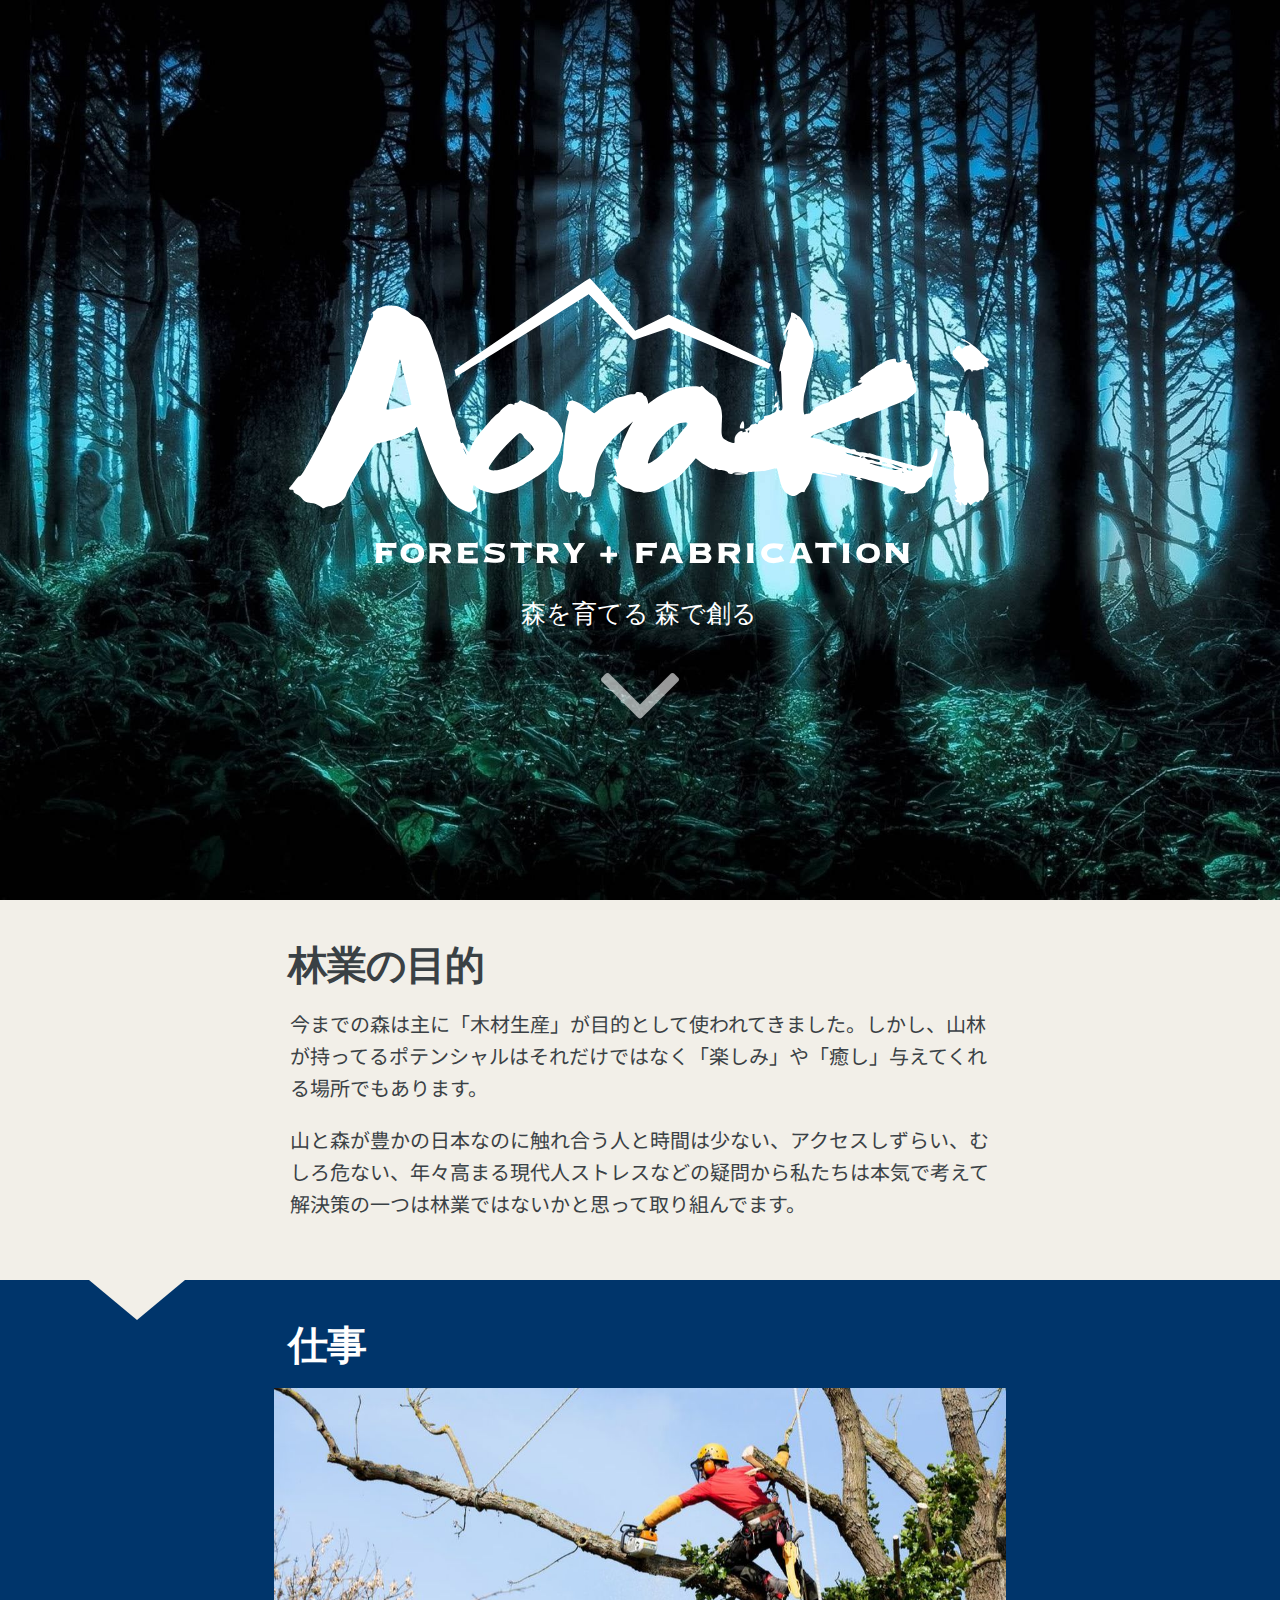
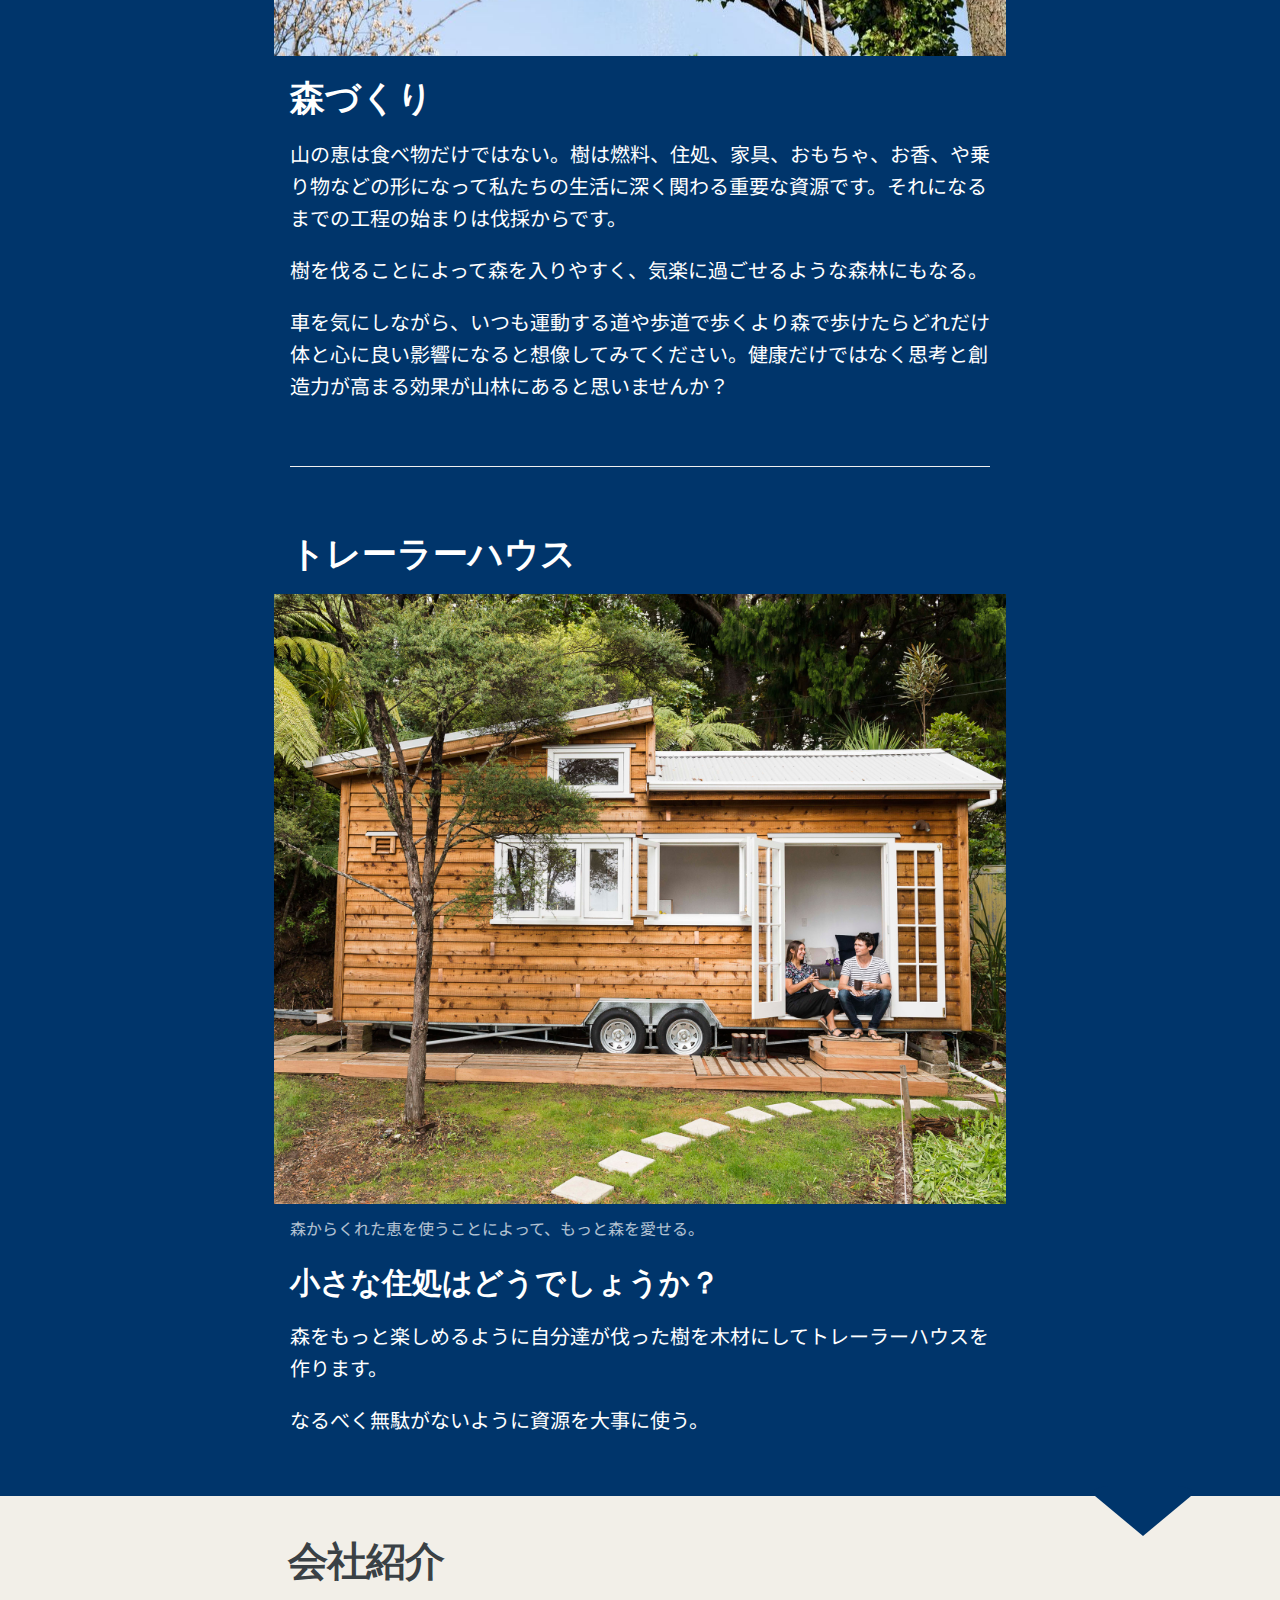
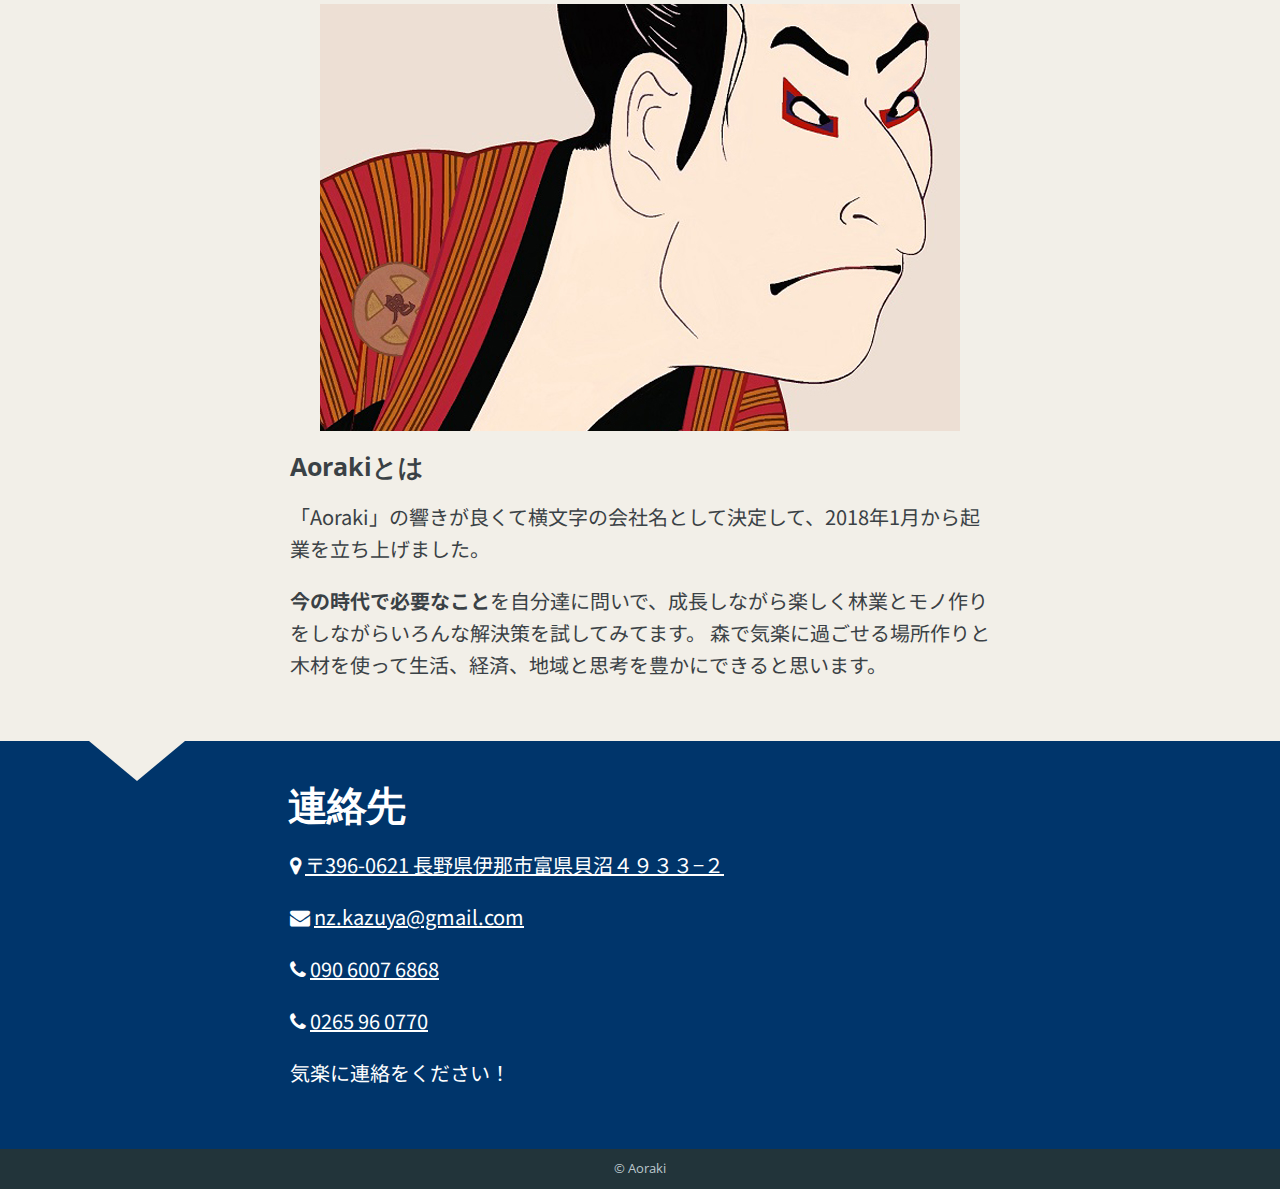
<file: index.html>
<!doctype html><html><meta http-equiv=content-type content="text/html" charset=utf-8><meta http-equiv=x-ua-compatible content="IE=edge,chrome=1"><title>Aoraki</title><link rel="shortcut icon" href=https://megucuri.github.io/aoraki.github.io/images/favicon.svg type=image/png><meta name=description content="森を育てる 森で創る"><meta name=keywords content="Aoraki,forestry,fabrication,林業,伊那,富県,Nagano,トレーラーハウス,trailer house,Japan,森を育てる,森で創る"><meta name=referrer content="no-referrer-when-downgrade"><meta name=HandheldFriendly content="True"><meta name=MobileOptimized content="320"><meta name=viewport content="width=device-width,initial-scale=1"><link rel=stylesheet href=https://megucuri.github.io/aoraki.github.io/css/screen.css><link href="https://fonts.googleapis.com/css?family=Open+Sans+Condensed:300,300italic,700" rel=stylesheet type=text/css><link href="https://fonts.googleapis.com/css?family=Oswald:400,300,700|Open+Sans:300italic,400italic,600italic,700italic,800italic,400,300,600,700,800|Roboto+Slab:400,100,300,700" rel=stylesheet type=text/css><link rel=stylesheet href=https://megucuri.github.io/aoraki.github.io/fork-awesome/css/fork-awesome.min.css type=text/css><meta property="og:title" content><meta property="og:description" content="森を育てる 森で創る"><meta property="og:type" content="website"><meta property="og:url" content="https://megucuri.github.io/aoraki.github.io/"><meta property="og:image" content="https://megucuri.github.io/aoraki.github.io/images/cover-image.jpg"><meta property="og:site_name" content="Aoraki - Forestry + Fabrication"><meta name=twitter:card content="summary_large_image"><meta name=twitter:image content="https://megucuri.github.io/aoraki.github.io/images/cover-image.jpg"><meta name=twitter:title content><meta name=twitter:description content="森を育てる 森で創る"><meta itemprop=name content><meta itemprop=description content="森を育てる 森で創る"><link rel=stylesheet href=https://megucuri.github.io/aoraki.github.io/sass/main.min.fe701374712f6e3f4a529b298c48008ca7362242864c9a2d0d6356d35d46e7e3.css><link rel=preconnect href=https://fonts.gstatic.com><link href="https://fonts.googleapis.com/css2?family=Noto+Sans+JP:wght@100;300;400;500;700;900&display=swap" rel=stylesheet><body><header id=site-head style=background-image:url(images/cover-image.jpg)><div class=vertical><div id=site-head-content class=inner><h1 class=blog-title><img src=images/aoraki-logo.svg alt=Aoraki></h1><h2 class=blog-description>森を育てる 森で創る</h2><i id=header-arrow class="fa fa-angle-down"></i></div></div></header><main class=content role=main><div class=fixed-nav></div><div class=post-holder><article id=林業の目的 class="post first"><header class=post-header><h2 class=post-title>林業の目的</h2></header><section class=post-content><p>今までの森は主に「木材生産」が目的として使われてきました。しかし、山林が持ってるポテンシャルはそれだけではなく「楽しみ」や「癒し」与えてくれる場所でもあります。</p><p>山と森が豊かの日本なのに触れ合う人と時間は少ない、アクセスしずらい、むしろ危ない、年々高まる現代人ストレスなどの疑問から私たちは本気で考えて解決策の一つは林業ではないかと思って取り組んでます。</p></section></article><div class=post-after></div></div><div class=post-holder><article id=仕事 class=post><header class=post-header><h2 class=post-title>仕事</h2></header><section class=post-content><figure class=post-figure><img src=images/lumberjack-on-branch.jpeg></figure><h3 id=森づくり>森づくり</h3><p>山の恵は食べ物だけではない。樹は燃料、住処、家具、おもちゃ、お香、や乗り物などの形になって私たちの生活に深く関わる重要な資源です。それになるまでの工程の始まりは伐採からです。</p><p>樹を伐ることによって森を入りやすく、気楽に過ごせるような森林にもなる。</p><p>車を気にしながら、いつも運動する道や歩道で歩くより森で歩けたらどれだけ体と心に良い影響になると想像してみてください。健康だけではなく思考と創造力が高まる効果が山林にあると思いませんか？</p><hr><h3 id=トレーラーハウス>トレーラーハウス</h3><figure class=post-figure><img src=images/trailer-house.jpeg alt=森からくれた恵を使うことによって、もっと森を愛せる。><figcaption><p>森からくれた恵を使うことによって、もっと森を愛せる。</p></figcaption></figure><h4 id=小さな住処はどうでしょうか>小さな住処はどうでしょうか？</h4><p>森をもっと楽しめるように自分達が伐った樹を木材にしてトレーラーハウスを作ります。</p><p>なるべく無駄がないように資源を大事に使う。</p></section></article><div class=post-after></div></div><div class=post-holder><article id=会社紹介 class=post><header class=post-header><h2 class=post-title>会社紹介</h2></header><section class=post-content><p><img src=images/kazu.jpg alt=Aoraki></p><h5 id=aorakiとは>Aorakiとは</h5><p>「Aoraki」の響きが良くて横文字の会社名として決定して、2018年1月から起業を立ち上げました。</p><p><strong>今の時代で必要なこと</strong>を自分達に問いで、成長しながら楽しく林業とモノ作りをしながらいろんな解決策を試してみてます。
森で気楽に過ごせる場所作りと木材を使って生活、経済、地域と思考を豊かにできると思います。</p></section></article><div class=post-after></div></div><div class=post-holder><article id=連絡先 class="post last"><header class=post-header><h2 class=post-title>連絡先</h2></header><section class=post-content><p><i class="fa fa-map-marker"></i>
<a href="https://www.google.com/maps/place/%E3%82%A2%E3%82%AA%E3%83%A9%E3%82%AD/@35.823629,137.988577,15z/data=!4m5!3m4!1s0x0:0xd43378863ec08cd2!8m2!3d35.8237359!4d137.9885537" target=_blank rel=noopener>〒396-0621 長野県伊那市富県貝沼４９３３−２</a></p><p><i class="fa fa-envelope"></i>
<a href=mailto:nz.kazuya@gmail.com>nz.kazuya@gmail.com</a></p><p><i class="fa fa-phone"></i>
<a href=tel:09060076868>090 6007 6868</a></p><p><i class="fa fa-phone"></i>
<a href=tel:0265960770>0265 96 0770</a></p><p>気楽に連絡をください！</p></section></article><div class=post-after></div></div></main><footer class=site-footer><div class=inner><section class=copyright>© Aoraki</section></div></footer><script type=text/javascript src=https://code.jquery.com/jquery-1.11.3.min.js></script><script type=text/javascript src=https://megucuri.github.io/aoraki.github.io/js/icons.js></script><script type=text/javascript src=https://megucuri.github.io/aoraki.github.io/js/index.js></script></body></html>
</file>
